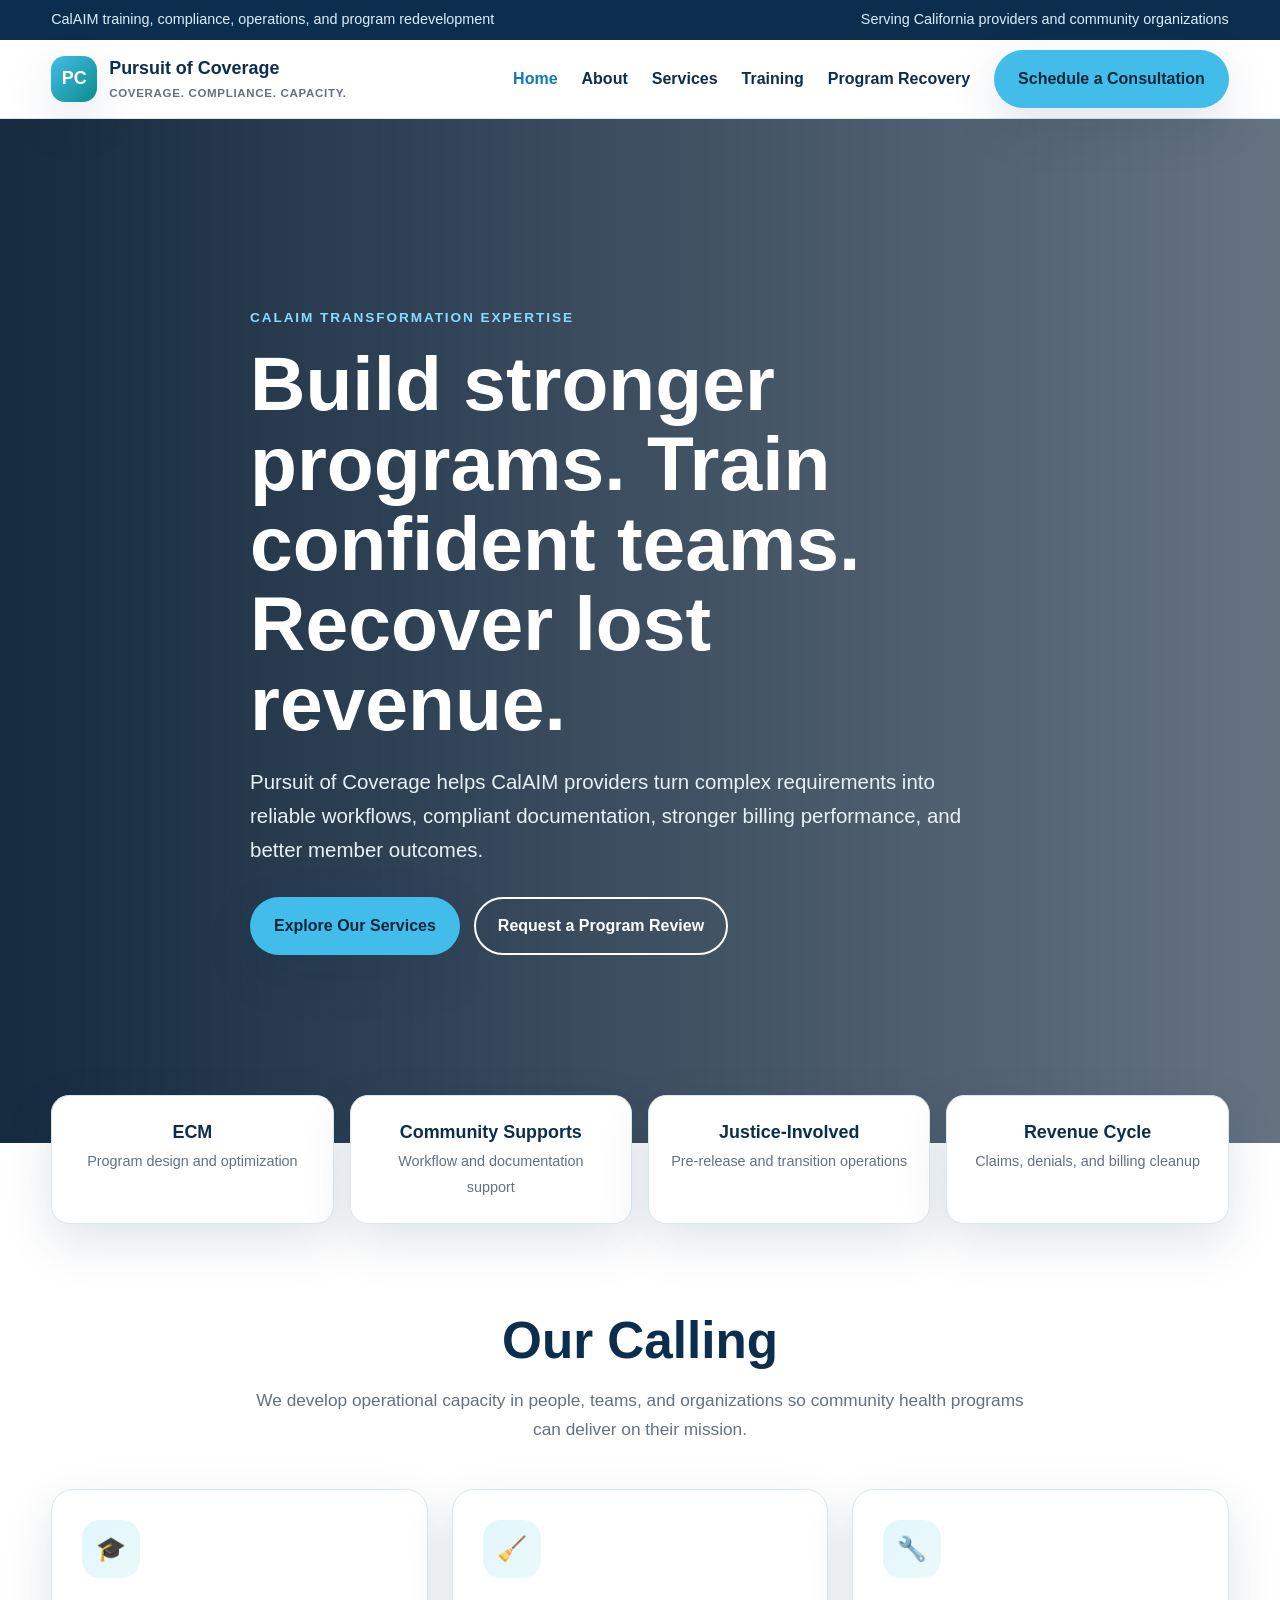
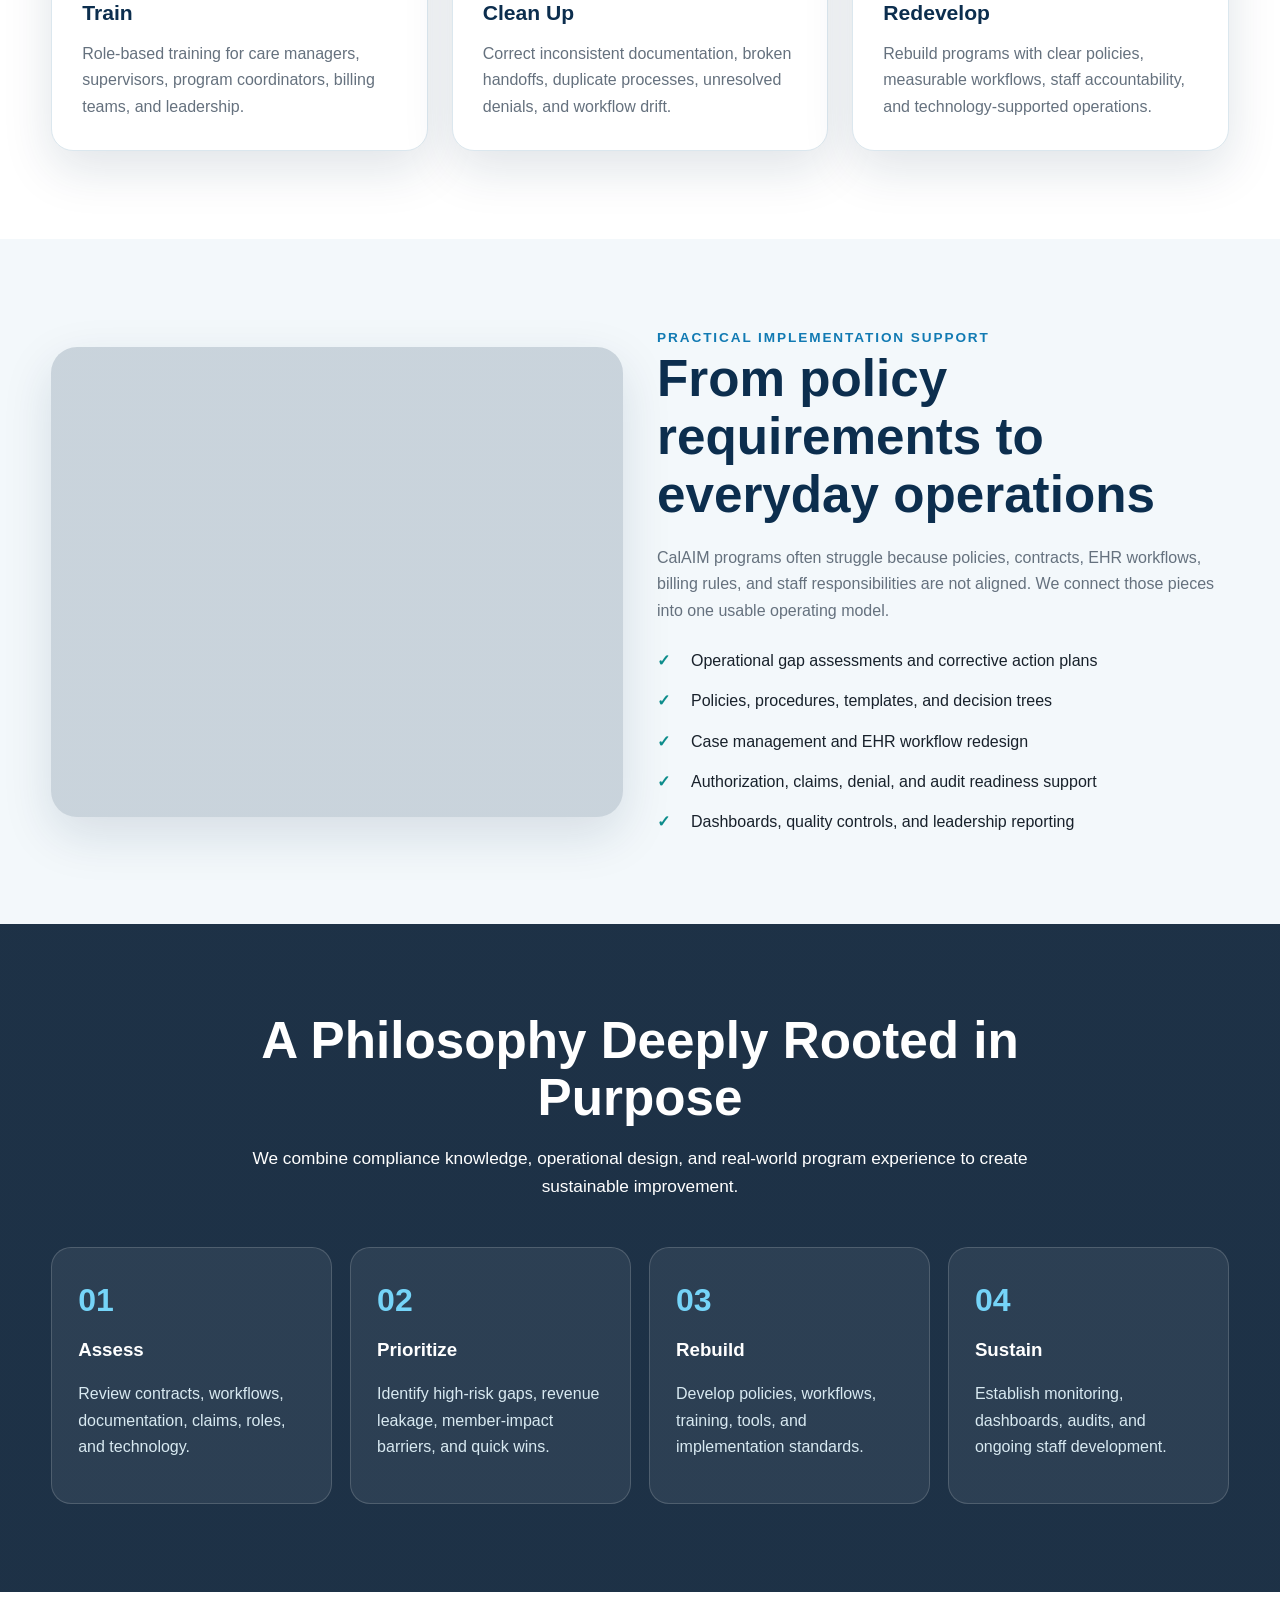
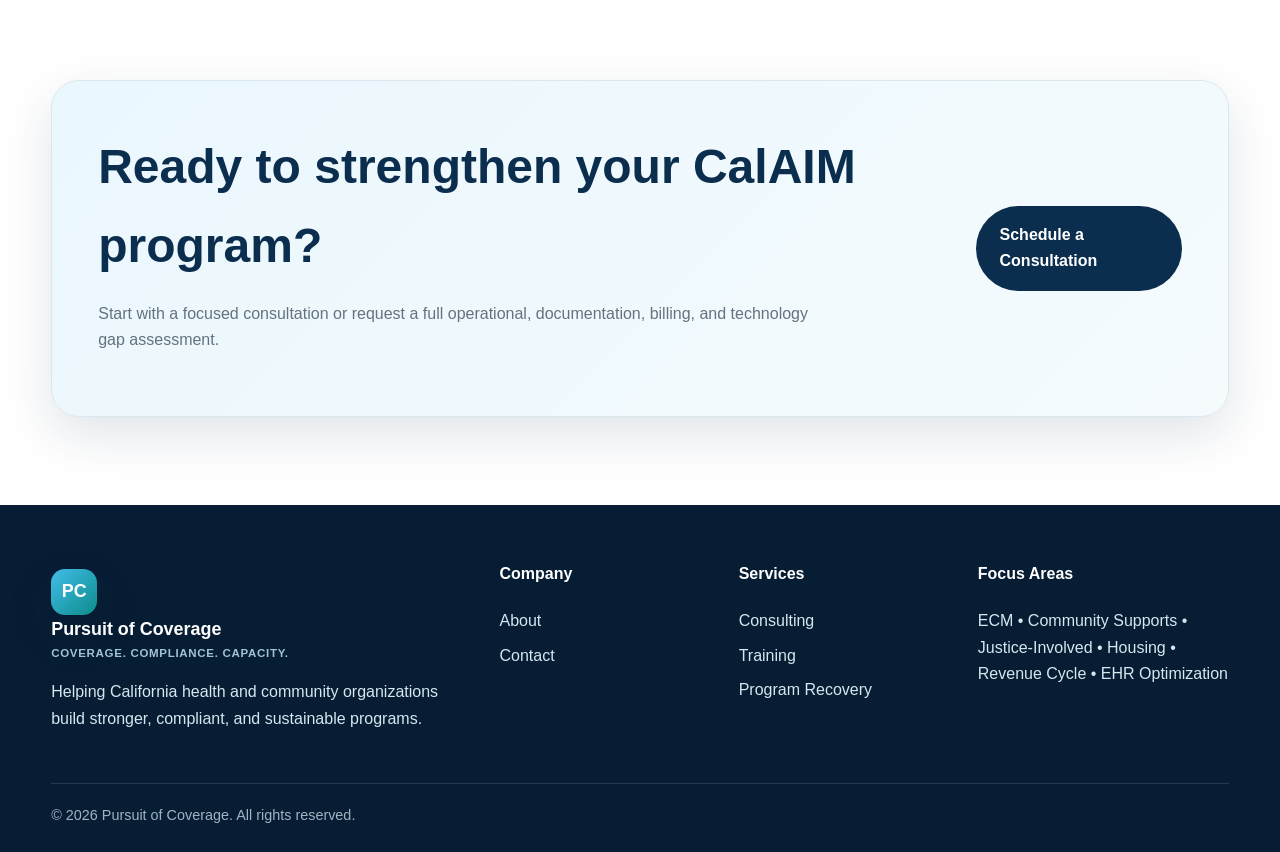
<file: index.html>
<!doctype html><html lang="en"><head><meta charset="utf-8"><meta name="viewport" content="width=device-width,initial-scale=1"><title>Pursuit of Coverage | CalAIM Training & Program Redevelopment</title><meta name="description" content="CalAIM training, program cleanup, workflow redesign, revenue cycle support, and implementation consulting for health plans and community-based organizations."><link rel="stylesheet" href="styles.css"></head><body>
<div class="topbar"><div class="container"><span>CalAIM training, compliance, operations, and program redevelopment</span><span>Serving California providers and community organizations</span></div></div>
<header class="site-header"><div class="container nav"><a class="brand" href="index.html"><span class="brand-mark">PC</span><span>Pursuit of Coverage<small>Coverage. Compliance. Capacity.</small></span></a><button class="menu-btn" aria-label="Menu">☰</button><nav class="nav-links"><a class="active" href="index.html">Home</a><a href="about.html">About</a><a href="services.html">Services</a><a href="training.html">Training</a><a href="recovery.html">Program Recovery</a><a class="btn btn-primary" href="contact.html">Schedule a Consultation</a></nav></div></header>
<main><section class="hero"><div class="container content"><div class="eyebrow">CalAIM Transformation Expertise</div><h1>Build stronger programs. Train confident teams. Recover lost revenue.</h1><p>Pursuit of Coverage helps CalAIM providers turn complex requirements into reliable workflows, compliant documentation, stronger billing performance, and better member outcomes.</p><div class="actions"><a class="btn btn-primary" href="services.html">Explore Our Services</a><a class="btn btn-outline" href="contact.html">Request a Program Review</a></div></div></section>
<div class="container trust-row"><div class="trust-card"><strong>ECM</strong><span>Program design and optimization</span></div><div class="trust-card"><strong>Community Supports</strong><span>Workflow and documentation support</span></div><div class="trust-card"><strong>Justice-Involved</strong><span>Pre-release and transition operations</span></div><div class="trust-card"><strong>Revenue Cycle</strong><span>Claims, denials, and billing cleanup</span></div></div>
<section><div class="container"><div class="section-head"><h2>Our Calling</h2><p>We develop operational capacity in people, teams, and organizations so community health programs can deliver on their mission.</p></div><div class="grid-3"><div class="card"><div class="icon">🎓</div><h3>Train</h3><p>Role-based training for care managers, supervisors, program coordinators, billing teams, and leadership.</p></div><div class="card"><div class="icon">🧹</div><h3>Clean Up</h3><p>Correct inconsistent documentation, broken handoffs, duplicate processes, unresolved denials, and workflow drift.</p></div><div class="card"><div class="icon">🔧</div><h3>Redevelop</h3><p>Rebuild programs with clear policies, measurable workflows, staff accountability, and technology-supported operations.</p></div></div></div></section>
<section class="soft"><div class="container grid-2"><div class="feature-image"></div><div class="copy"><div class="eyebrow" style="color:var(--blue)">Practical Implementation Support</div><h2>From policy requirements to everyday operations</h2><p>CalAIM programs often struggle because policies, contracts, EHR workflows, billing rules, and staff responsibilities are not aligned. We connect those pieces into one usable operating model.</p><ul class="checklist"><li>Operational gap assessments and corrective action plans</li><li>Policies, procedures, templates, and decision trees</li><li>Case management and EHR workflow redesign</li><li>Authorization, claims, denial, and audit readiness support</li><li>Dashboards, quality controls, and leadership reporting</li></ul></div></div></section>
<section class="band"><div class="container"><div class="section-head"><h2>A Philosophy Deeply Rooted in Purpose</h2><p>We combine compliance knowledge, operational design, and real-world program experience to create sustainable improvement.</p></div><div class="steps"><div class="step"><div class="num">01</div><h3>Assess</h3><p>Review contracts, workflows, documentation, claims, roles, and technology.</p></div><div class="step"><div class="num">02</div><h3>Prioritize</h3><p>Identify high-risk gaps, revenue leakage, member-impact barriers, and quick wins.</p></div><div class="step"><div class="num">03</div><h3>Rebuild</h3><p>Develop policies, workflows, training, tools, and implementation standards.</p></div><div class="step"><div class="num">04</div><h3>Sustain</h3><p>Establish monitoring, dashboards, audits, and ongoing staff development.</p></div></div></div></section>
<section><div class="container"><div class="cta"><div><h2>Ready to strengthen your CalAIM program?</h2><p>Start with a focused consultation or request a full operational, documentation, billing, and technology gap assessment.</p></div><a class="btn btn-dark" href="contact.html">Schedule a Consultation</a></div></div></section></main>
<footer class="site-footer"><div class="container"><div class="footer-grid"><div><a class="brand" href="index.html" style="color:#fff"><span class="brand-mark">PC</span><span>Pursuit of Coverage<small style="color:#9fc3d5">Coverage. Compliance. Capacity.</small></span></a><p>Helping California health and community organizations build stronger, compliant, and sustainable programs.</p></div><div><h4>Company</h4><a href="about.html">About</a><a href="contact.html">Contact</a></div><div><h4>Services</h4><a href="services.html">Consulting</a><a href="training.html">Training</a><a href="recovery.html">Program Recovery</a></div><div><h4>Focus Areas</h4><p>ECM • Community Supports • Justice-Involved • Housing • Revenue Cycle • EHR Optimization</p></div></div><div class="footer-bottom">© <span data-year></span> Pursuit of Coverage. All rights reserved.</div></div></footer><script src="script.js"></script></body></html>
</file>
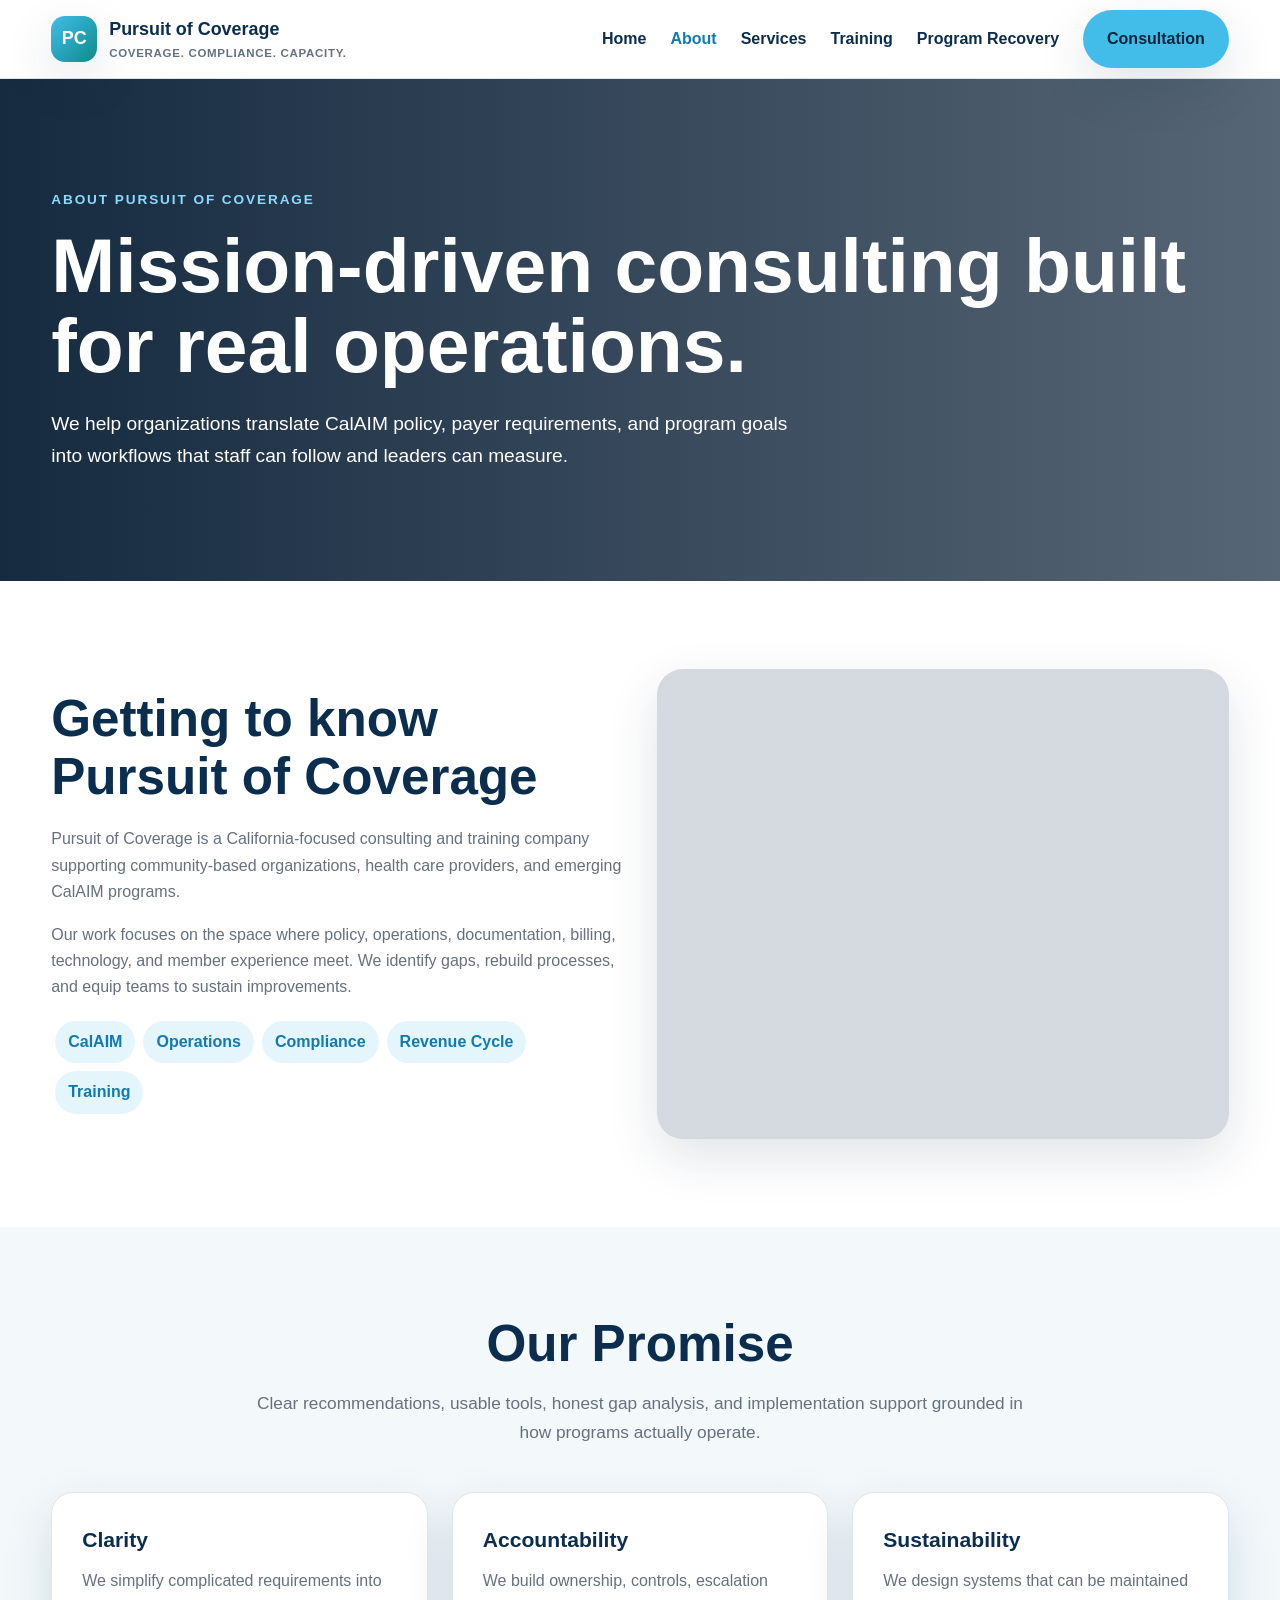
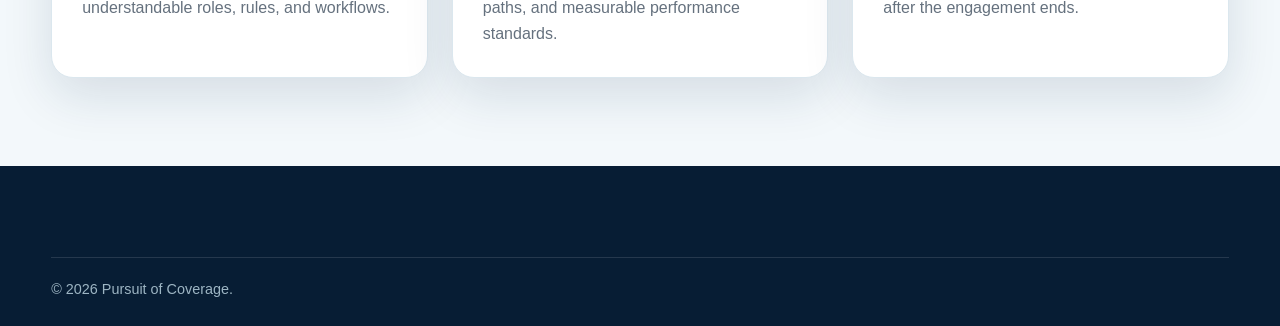
<file: about.html>
<!doctype html><html lang="en"><head><meta charset="utf-8"><meta name="viewport" content="width=device-width,initial-scale=1"><title>About | Pursuit of Coverage</title><link rel="stylesheet" href="styles.css"></head><body><header class="site-header"><div class="container nav"><a class="brand" href="index.html"><span class="brand-mark">PC</span><span>Pursuit of Coverage<small>Coverage. Compliance. Capacity.</small></span></a><button class="menu-btn">☰</button><nav class="nav-links"><a href="index.html">Home</a><a class="active" href="about.html">About</a><a href="services.html">Services</a><a href="training.html">Training</a><a href="recovery.html">Program Recovery</a><a class="btn btn-primary" href="contact.html">Consultation</a></nav></div></header><section class="page-hero"><div class="container"><div class="eyebrow">About Pursuit of Coverage</div><h1>Mission-driven consulting built for real operations.</h1><p>We help organizations translate CalAIM policy, payer requirements, and program goals into workflows that staff can follow and leaders can measure.</p></div></section><section><div class="container grid-2"><div class="copy"><h2>Getting to know Pursuit of Coverage</h2><p>Pursuit of Coverage is a California-focused consulting and training company supporting community-based organizations, health care providers, and emerging CalAIM programs.</p><p>Our work focuses on the space where policy, operations, documentation, billing, technology, and member experience meet. We identify gaps, rebuild processes, and equip teams to sustain improvements.</p><div><span class="pill">CalAIM</span><span class="pill">Operations</span><span class="pill">Compliance</span><span class="pill">Revenue Cycle</span><span class="pill">Training</span></div></div><div class="feature-image"></div></div></section><section class="soft"><div class="container"><div class="section-head"><h2>Our Promise</h2><p>Clear recommendations, usable tools, honest gap analysis, and implementation support grounded in how programs actually operate.</p></div><div class="grid-3"><div class="card"><h3>Clarity</h3><p>We simplify complicated requirements into understandable roles, rules, and workflows.</p></div><div class="card"><h3>Accountability</h3><p>We build ownership, controls, escalation paths, and measurable performance standards.</p></div><div class="card"><h3>Sustainability</h3><p>We design systems that can be maintained after the engagement ends.</p></div></div></div></section><footer class="site-footer"><div class="container"><div class="footer-bottom">© <span data-year></span> Pursuit of Coverage.</div></div></footer><script src="script.js"></script></body></html>
</file>
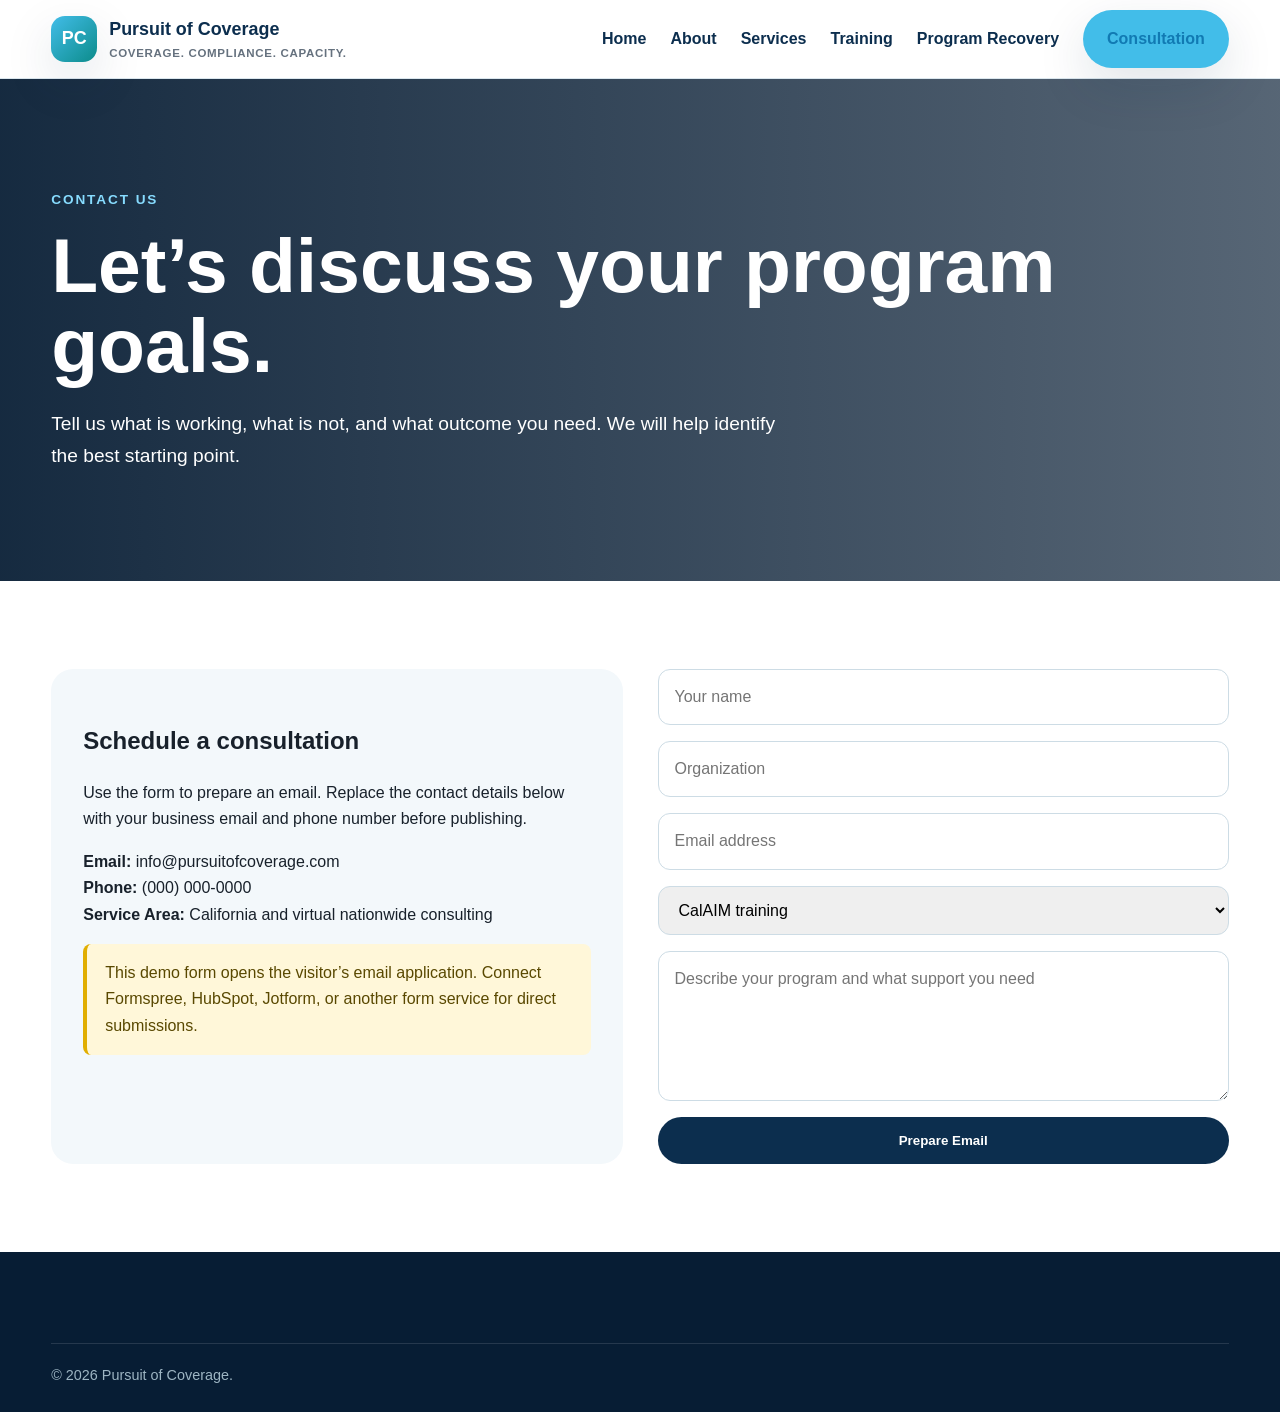
<file: contact.html>
<!doctype html><html lang="en"><head><meta charset="utf-8"><meta name="viewport" content="width=device-width,initial-scale=1"><title>Contact | Pursuit of Coverage</title><link rel="stylesheet" href="styles.css"></head><body><header class="site-header"><div class="container nav"><a class="brand" href="index.html"><span class="brand-mark">PC</span><span>Pursuit of Coverage<small>Coverage. Compliance. Capacity.</small></span></a><button class="menu-btn">☰</button><nav class="nav-links"><a href="index.html">Home</a><a href="about.html">About</a><a href="services.html">Services</a><a href="training.html">Training</a><a href="recovery.html">Program Recovery</a><a class="btn btn-primary active" href="contact.html">Consultation</a></nav></div></header><section class="page-hero"><div class="container"><div class="eyebrow">Contact Us</div><h1>Let’s discuss your program goals.</h1><p>Tell us what is working, what is not, and what outcome you need. We will help identify the best starting point.</p></div></section><section><div class="container contact-grid"><div class="contact-card"><h2>Schedule a consultation</h2><p>Use the form to prepare an email. Replace the contact details below with your business email and phone number before publishing.</p><p><strong>Email:</strong> info@pursuitofcoverage.com<br><strong>Phone:</strong> (000) 000-0000<br><strong>Service Area:</strong> California and virtual nationwide consulting</p><div class="notice">This demo form opens the visitor’s email application. Connect Formspree, HubSpot, Jotform, or another form service for direct submissions.</div></div><form class="contact-form" onsubmit="sendMail(event)"><input id="name" required placeholder="Your name"><input id="org" placeholder="Organization"><input id="email" type="email" required placeholder="Email address"><select id="service"><option>CalAIM training</option><option>Program cleanup</option><option>Program redevelopment</option><option>Revenue cycle and denials</option><option>EHR or CaseWorthy optimization</option><option>Other</option></select><textarea id="message" required placeholder="Describe your program and what support you need"></textarea><button class="btn btn-dark" type="submit">Prepare Email</button></form></div></section><footer class="site-footer"><div class="container"><div class="footer-bottom">© <span data-year></span> Pursuit of Coverage.</div></div></footer><script src="script.js"></script><script>function sendMail(e){e.preventDefault();const s=encodeURIComponent('Consultation request: '+document.getElementById('service').value);const b=encodeURIComponent('Name: '+name.value+'\nOrganization: '+org.value+'\nEmail: '+email.value+'\n\n'+message.value);location.href='mailto:info@pursuitofcoverage.com?subject='+s+'&body='+b}</script></body></html>
</file>
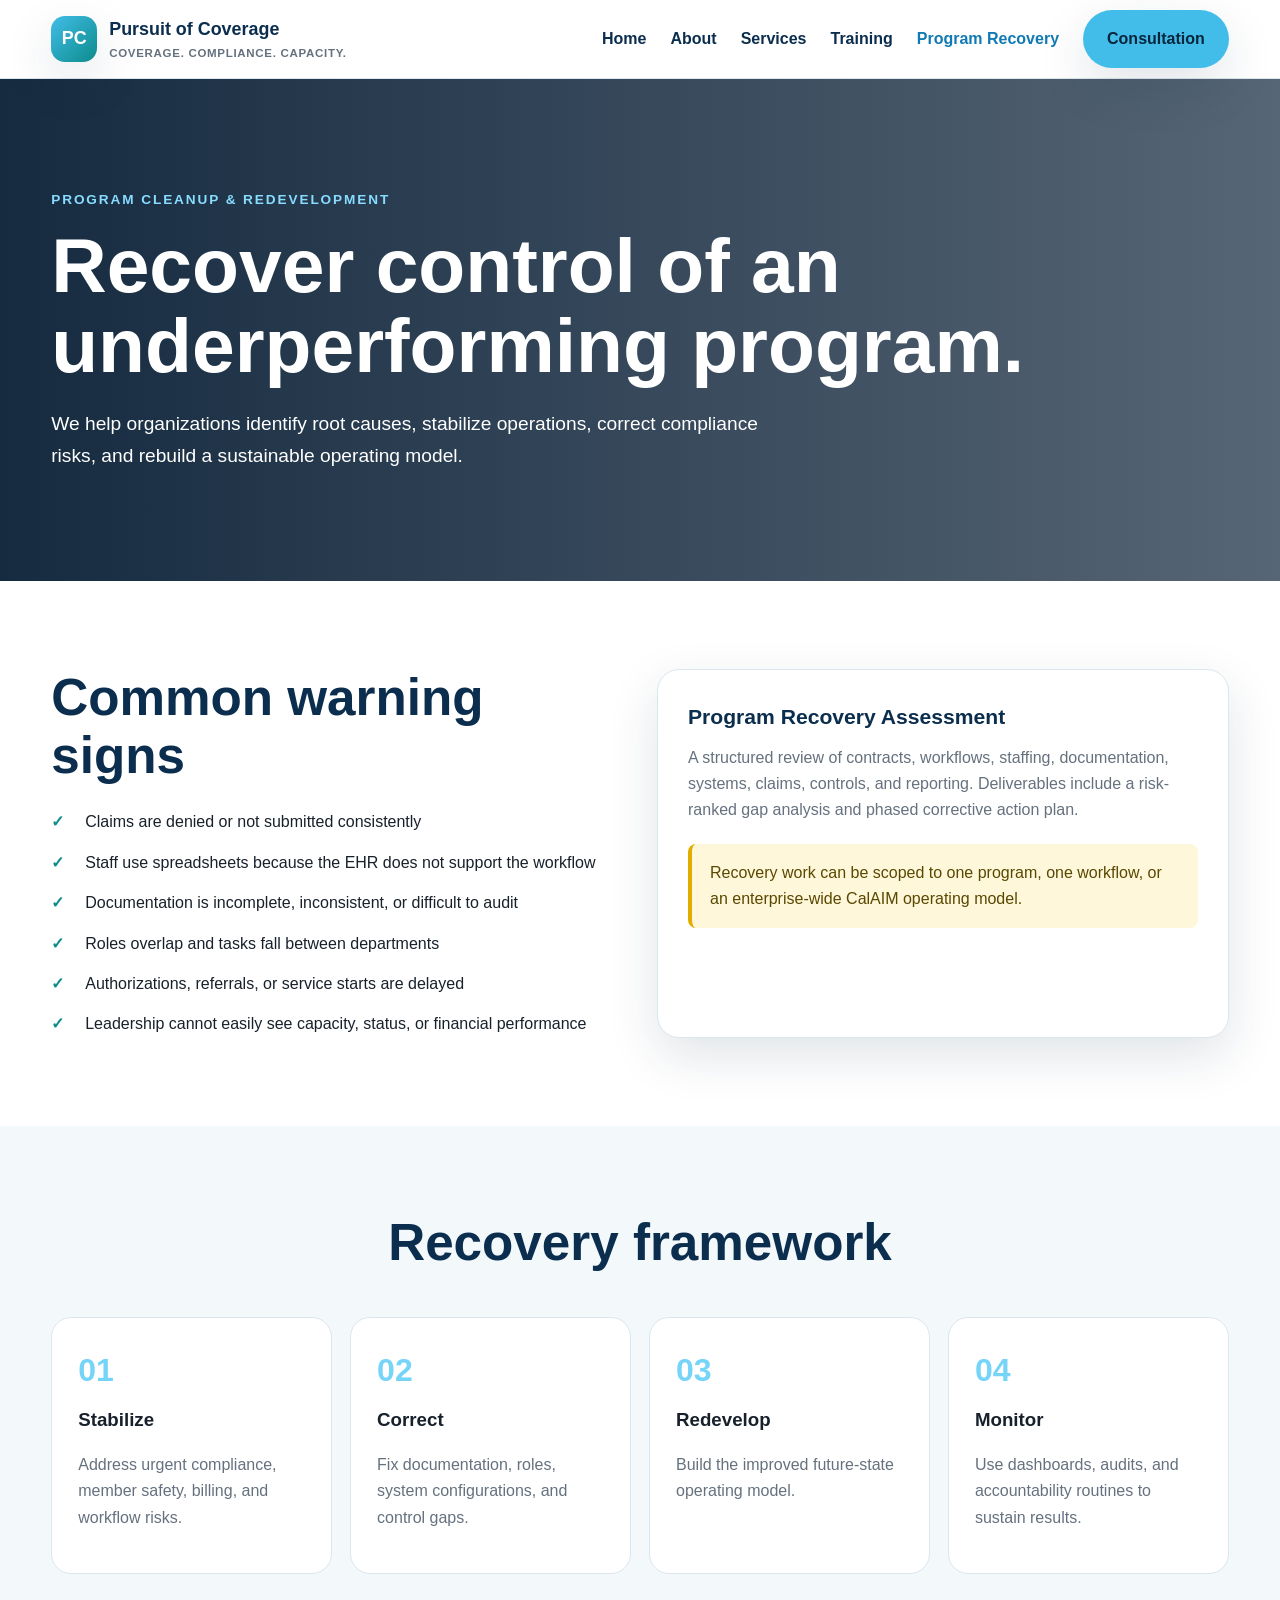
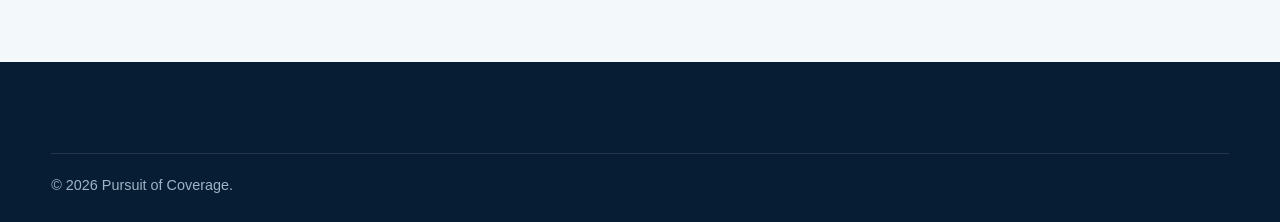
<file: recovery.html>
<!doctype html><html lang="en"><head><meta charset="utf-8"><meta name="viewport" content="width=device-width,initial-scale=1"><title>Program Recovery | Pursuit of Coverage</title><link rel="stylesheet" href="styles.css"></head><body><header class="site-header"><div class="container nav"><a class="brand" href="index.html"><span class="brand-mark">PC</span><span>Pursuit of Coverage<small>Coverage. Compliance. Capacity.</small></span></a><button class="menu-btn">☰</button><nav class="nav-links"><a href="index.html">Home</a><a href="about.html">About</a><a href="services.html">Services</a><a href="training.html">Training</a><a class="active" href="recovery.html">Program Recovery</a><a class="btn btn-primary" href="contact.html">Consultation</a></nav></div></header><section class="page-hero"><div class="container"><div class="eyebrow">Program Cleanup & Redevelopment</div><h1>Recover control of an underperforming program.</h1><p>We help organizations identify root causes, stabilize operations, correct compliance risks, and rebuild a sustainable operating model.</p></div></section><section><div class="container grid-2"><div class="copy"><h2>Common warning signs</h2><ul class="checklist"><li>Claims are denied or not submitted consistently</li><li>Staff use spreadsheets because the EHR does not support the workflow</li><li>Documentation is incomplete, inconsistent, or difficult to audit</li><li>Roles overlap and tasks fall between departments</li><li>Authorizations, referrals, or service starts are delayed</li><li>Leadership cannot easily see capacity, status, or financial performance</li></ul></div><div class="card"><h3>Program Recovery Assessment</h3><p>A structured review of contracts, workflows, staffing, documentation, systems, claims, controls, and reporting. Deliverables include a risk-ranked gap analysis and phased corrective action plan.</p><div class="notice" style="margin-top:20px">Recovery work can be scoped to one program, one workflow, or an enterprise-wide CalAIM operating model.</div></div></div></section><section class="soft"><div class="container"><div class="section-head"><h2>Recovery framework</h2></div><div class="steps"><div class="step" style="background:#fff;color:var(--ink);border:1px solid var(--line)"><div class="num">01</div><h3>Stabilize</h3><p style="color:var(--muted)">Address urgent compliance, member safety, billing, and workflow risks.</p></div><div class="step" style="background:#fff;color:var(--ink);border:1px solid var(--line)"><div class="num">02</div><h3>Correct</h3><p style="color:var(--muted)">Fix documentation, roles, system configurations, and control gaps.</p></div><div class="step" style="background:#fff;color:var(--ink);border:1px solid var(--line)"><div class="num">03</div><h3>Redevelop</h3><p style="color:var(--muted)">Build the improved future-state operating model.</p></div><div class="step" style="background:#fff;color:var(--ink);border:1px solid var(--line)"><div class="num">04</div><h3>Monitor</h3><p style="color:var(--muted)">Use dashboards, audits, and accountability routines to sustain results.</p></div></div></div></section><footer class="site-footer"><div class="container"><div class="footer-bottom">© <span data-year></span> Pursuit of Coverage.</div></div></footer><script src="script.js"></script></body></html>
</file>
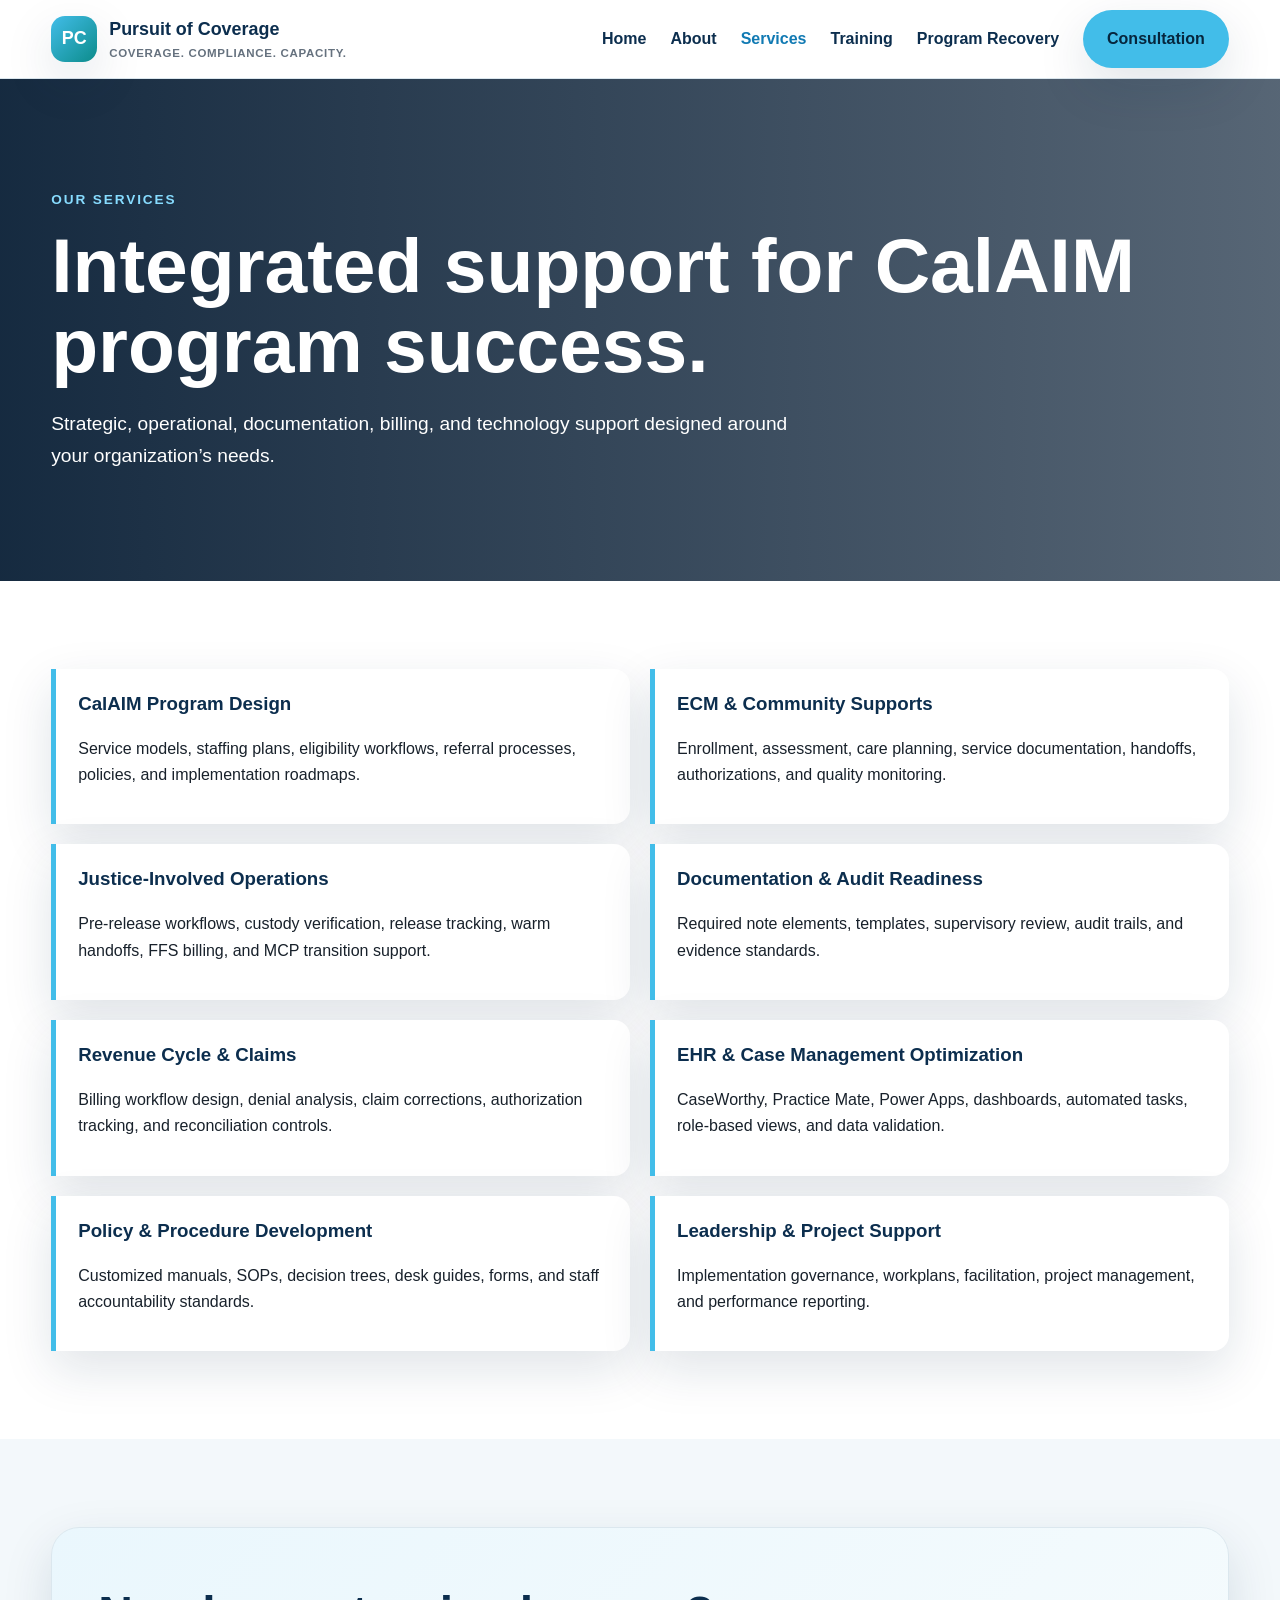
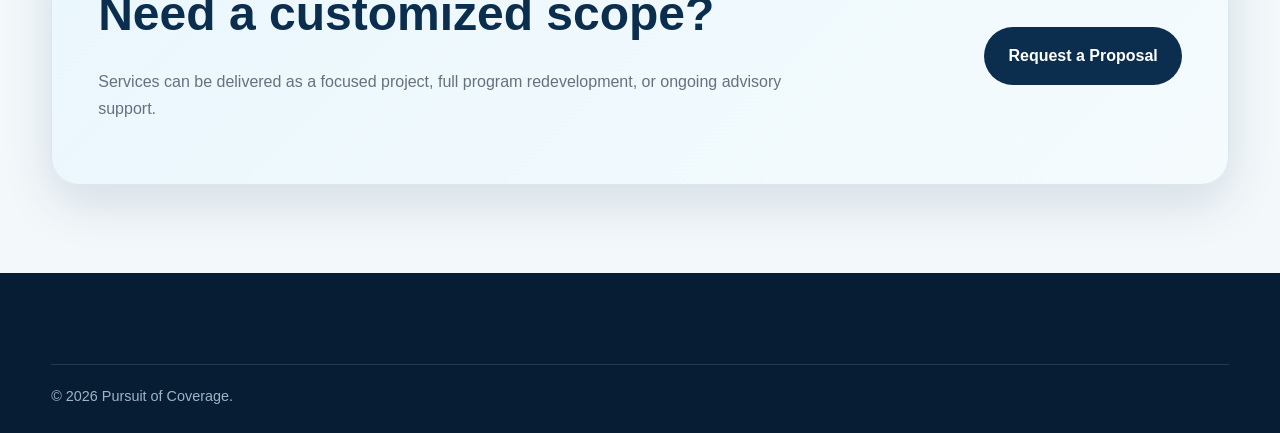
<file: services.html>
<!doctype html><html lang="en"><head><meta charset="utf-8"><meta name="viewport" content="width=device-width,initial-scale=1"><title>Services | Pursuit of Coverage</title><link rel="stylesheet" href="styles.css"></head><body><header class="site-header"><div class="container nav"><a class="brand" href="index.html"><span class="brand-mark">PC</span><span>Pursuit of Coverage<small>Coverage. Compliance. Capacity.</small></span></a><button class="menu-btn">☰</button><nav class="nav-links"><a href="index.html">Home</a><a href="about.html">About</a><a class="active" href="services.html">Services</a><a href="training.html">Training</a><a href="recovery.html">Program Recovery</a><a class="btn btn-primary" href="contact.html">Consultation</a></nav></div></header><section class="page-hero"><div class="container"><div class="eyebrow">Our Services</div><h1>Integrated support for CalAIM program success.</h1><p>Strategic, operational, documentation, billing, and technology support designed around your organization’s needs.</p></div></section><section><div class="container"><div class="service-list"><div class="service-item"><h3>CalAIM Program Design</h3><p>Service models, staffing plans, eligibility workflows, referral processes, policies, and implementation roadmaps.</p></div><div class="service-item"><h3>ECM & Community Supports</h3><p>Enrollment, assessment, care planning, service documentation, handoffs, authorizations, and quality monitoring.</p></div><div class="service-item"><h3>Justice-Involved Operations</h3><p>Pre-release workflows, custody verification, release tracking, warm handoffs, FFS billing, and MCP transition support.</p></div><div class="service-item"><h3>Documentation & Audit Readiness</h3><p>Required note elements, templates, supervisory review, audit trails, and evidence standards.</p></div><div class="service-item"><h3>Revenue Cycle & Claims</h3><p>Billing workflow design, denial analysis, claim corrections, authorization tracking, and reconciliation controls.</p></div><div class="service-item"><h3>EHR & Case Management Optimization</h3><p>CaseWorthy, Practice Mate, Power Apps, dashboards, automated tasks, role-based views, and data validation.</p></div><div class="service-item"><h3>Policy & Procedure Development</h3><p>Customized manuals, SOPs, decision trees, desk guides, forms, and staff accountability standards.</p></div><div class="service-item"><h3>Leadership & Project Support</h3><p>Implementation governance, workplans, facilitation, project management, and performance reporting.</p></div></div></div></section><section class="soft"><div class="container"><div class="cta"><div><h2>Need a customized scope?</h2><p>Services can be delivered as a focused project, full program redevelopment, or ongoing advisory support.</p></div><a class="btn btn-dark" href="contact.html">Request a Proposal</a></div></div></section><footer class="site-footer"><div class="container"><div class="footer-bottom">© <span data-year></span> Pursuit of Coverage.</div></div></footer><script src="script.js"></script></body></html>
</file>
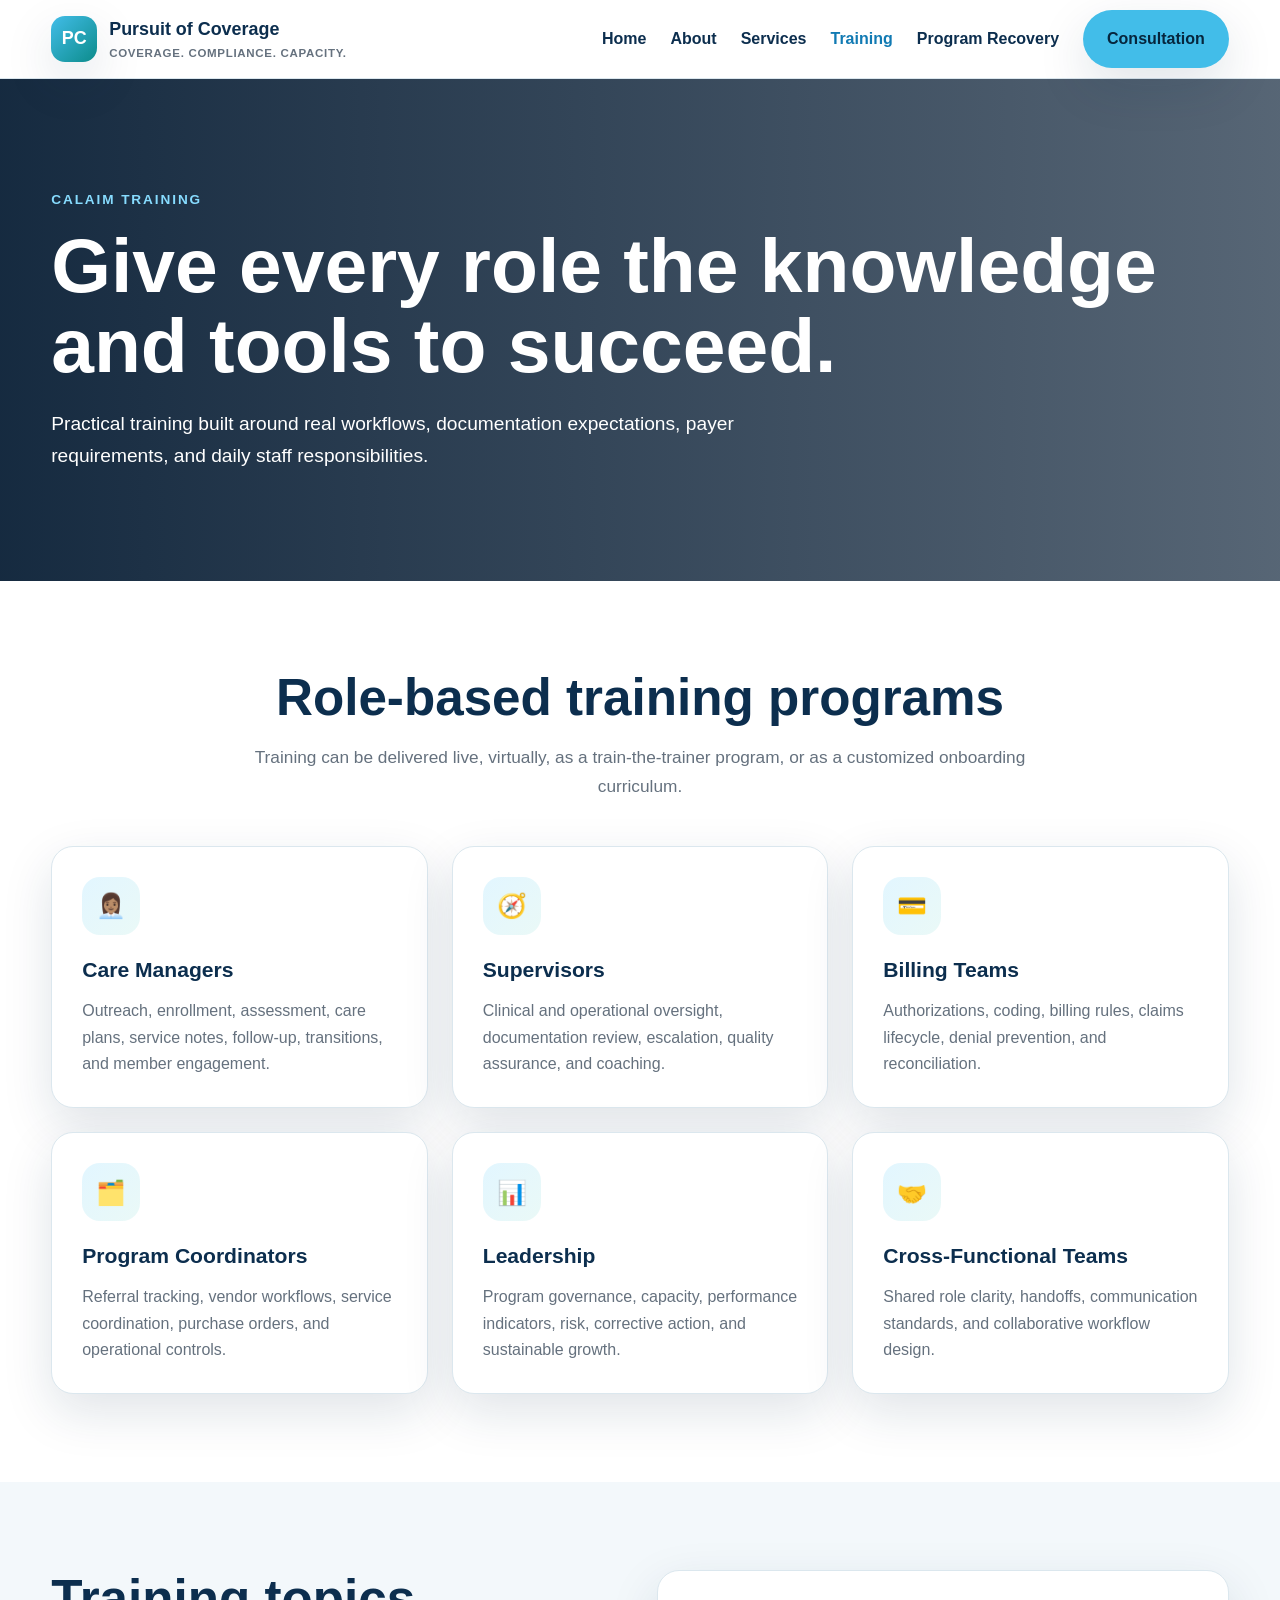
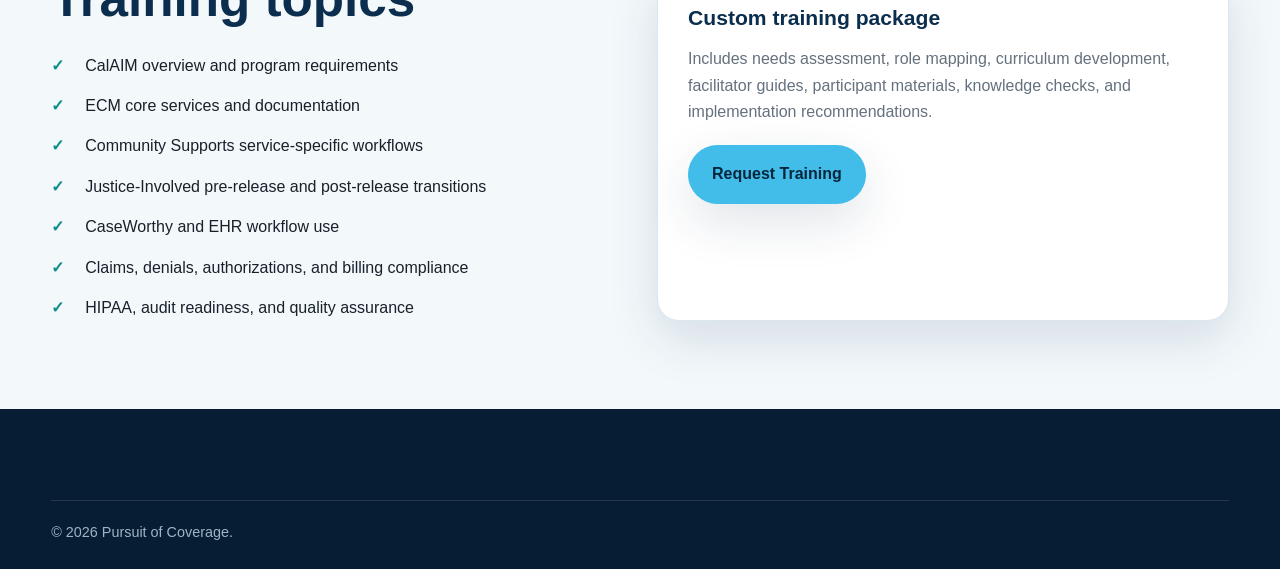
<file: training.html>
<!doctype html><html lang="en"><head><meta charset="utf-8"><meta name="viewport" content="width=device-width,initial-scale=1"><title>CalAIM Training | Pursuit of Coverage</title><link rel="stylesheet" href="styles.css"></head><body><header class="site-header"><div class="container nav"><a class="brand" href="index.html"><span class="brand-mark">PC</span><span>Pursuit of Coverage<small>Coverage. Compliance. Capacity.</small></span></a><button class="menu-btn">☰</button><nav class="nav-links"><a href="index.html">Home</a><a href="about.html">About</a><a href="services.html">Services</a><a class="active" href="training.html">Training</a><a href="recovery.html">Program Recovery</a><a class="btn btn-primary" href="contact.html">Consultation</a></nav></div></header><section class="page-hero"><div class="container"><div class="eyebrow">CalAIM Training</div><h1>Give every role the knowledge and tools to succeed.</h1><p>Practical training built around real workflows, documentation expectations, payer requirements, and daily staff responsibilities.</p></div></section><section><div class="container"><div class="section-head"><h2>Role-based training programs</h2><p>Training can be delivered live, virtually, as a train-the-trainer program, or as a customized onboarding curriculum.</p></div><div class="grid-3"><div class="card"><div class="icon">👩🏽‍💼</div><h3>Care Managers</h3><p>Outreach, enrollment, assessment, care plans, service notes, follow-up, transitions, and member engagement.</p></div><div class="card"><div class="icon">🧭</div><h3>Supervisors</h3><p>Clinical and operational oversight, documentation review, escalation, quality assurance, and coaching.</p></div><div class="card"><div class="icon">💳</div><h3>Billing Teams</h3><p>Authorizations, coding, billing rules, claims lifecycle, denial prevention, and reconciliation.</p></div><div class="card"><div class="icon">🗂️</div><h3>Program Coordinators</h3><p>Referral tracking, vendor workflows, service coordination, purchase orders, and operational controls.</p></div><div class="card"><div class="icon">📊</div><h3>Leadership</h3><p>Program governance, capacity, performance indicators, risk, corrective action, and sustainable growth.</p></div><div class="card"><div class="icon">🤝</div><h3>Cross-Functional Teams</h3><p>Shared role clarity, handoffs, communication standards, and collaborative workflow design.</p></div></div></div></section><section class="soft"><div class="container grid-2"><div class="copy"><h2>Training topics</h2><ul class="checklist"><li>CalAIM overview and program requirements</li><li>ECM core services and documentation</li><li>Community Supports service-specific workflows</li><li>Justice-Involved pre-release and post-release transitions</li><li>CaseWorthy and EHR workflow use</li><li>Claims, denials, authorizations, and billing compliance</li><li>HIPAA, audit readiness, and quality assurance</li></ul></div><div class="card"><h3>Custom training package</h3><p>Includes needs assessment, role mapping, curriculum development, facilitator guides, participant materials, knowledge checks, and implementation recommendations.</p><a class="btn btn-primary" href="contact.html" style="margin-top:20px">Request Training</a></div></div></section><footer class="site-footer"><div class="container"><div class="footer-bottom">© <span data-year></span> Pursuit of Coverage.</div></div></footer><script src="script.js"></script></body></html>
</file>
<file: styles.css>
:root{--navy:#0c2e4e;--blue:#117ab3;--sky:#42bde9;--teal:#0c8c8b;--ink:#18212b;--muted:#65717e;--soft:#f3f8fb;--white:#fff;--line:#dbe7ee;--shadow:0 18px 50px rgba(12,46,78,.13);--radius:22px;--max:1180px}*{box-sizing:border-box}html{scroll-behavior:smooth}body{margin:0;font-family:Inter,Arial,Helvetica,sans-serif;color:var(--ink);line-height:1.65;background:#fff}a{text-decoration:none;color:inherit}img{max-width:100%;display:block}.container{width:min(92%,var(--max));margin:auto}.topbar{background:var(--navy);color:#dbeef8;font-size:.9rem}.topbar .container{display:flex;justify-content:space-between;gap:18px;padding:8px 0;flex-wrap:wrap}.site-header{position:sticky;top:0;z-index:20;background:rgba(255,255,255,.96);backdrop-filter:blur(12px);border-bottom:1px solid var(--line)}.nav{min-height:78px;display:flex;align-items:center;justify-content:space-between;gap:28px}.brand{display:flex;align-items:center;gap:12px;font-weight:800;color:var(--navy);font-size:1.12rem}.brand-mark{width:46px;height:46px;border-radius:14px;background:linear-gradient(135deg,var(--sky),var(--teal));display:grid;place-items:center;color:#fff;font-weight:900;box-shadow:var(--shadow)}.brand small{display:block;color:var(--muted);font-size:.72rem;font-weight:600;letter-spacing:.06em;text-transform:uppercase}.nav-links{display:flex;align-items:center;gap:24px;font-weight:700;color:var(--navy)}.nav-links a:hover,.nav-links a.active{color:var(--blue)}.menu-btn{display:none;border:0;background:none;font-size:1.7rem;color:var(--navy)}.btn{display:inline-flex;align-items:center;justify-content:center;gap:8px;padding:14px 22px;border-radius:999px;font-weight:800;border:2px solid transparent;transition:.2s ease}.btn-primary{background:var(--sky);color:#06263d;box-shadow:var(--shadow)}.btn-primary:hover{transform:translateY(-2px);background:#67caf0}.btn-dark{background:var(--navy);color:#fff}.btn-outline{border-color:#fff;color:#fff}.hero{min-height:82vh;color:#fff;display:flex;align-items:center;background:linear-gradient(90deg,rgba(7,29,52,.94),rgba(7,29,52,.62)),url('https://images.unsplash.com/photo-1551836022-d5d88e9218df?auto=format&fit=crop&w=1800&q=85') center/cover no-repeat}.hero .content{max-width:780px;padding:100px 0}.eyebrow{text-transform:uppercase;letter-spacing:.14em;font-size:.85rem;font-weight:900;color:#87dcff}.hero h1,.page-hero h1{font-size:clamp(2.6rem,6vw,5.2rem);line-height:1.04;margin:15px 0 22px}.hero p{font-size:clamp(1.05rem,2vw,1.28rem);color:#e7f1f6;max-width:720px}.actions{display:flex;gap:14px;flex-wrap:wrap;margin-top:30px}.trust-row{display:grid;grid-template-columns:repeat(4,1fr);gap:16px;margin-top:-48px;position:relative;z-index:2}.trust-card{background:#fff;border:1px solid var(--line);border-radius:18px;padding:22px;text-align:center;box-shadow:var(--shadow)}.trust-card strong{display:block;color:var(--navy);font-size:1.12rem}.trust-card span{font-size:.9rem;color:var(--muted)}section{padding:88px 0}.section-head{max-width:800px;margin:0 auto 46px;text-align:center}.section-head h2{font-size:clamp(2rem,4vw,3.4rem);line-height:1.12;color:var(--navy);margin:0 0 16px}.section-head p{color:var(--muted);font-size:1.08rem}.grid-3{display:grid;grid-template-columns:repeat(3,1fr);gap:24px}.grid-2{display:grid;grid-template-columns:repeat(2,1fr);gap:34px;align-items:center}.card{background:#fff;border:1px solid var(--line);border-radius:var(--radius);padding:30px;box-shadow:var(--shadow);height:100%}.icon{width:58px;height:58px;border-radius:18px;display:grid;place-items:center;background:linear-gradient(135deg,#e2f6ff,#eaf9f7);font-size:1.5rem;margin-bottom:18px}.card h3{color:var(--navy);margin:0 0 10px;font-size:1.32rem}.card p{color:var(--muted);margin:0}.soft{background:var(--soft)}.feature-image{min-height:470px;border-radius:26px;background:linear-gradient(rgba(12,46,78,.18),rgba(12,46,78,.18)),url('https://images.unsplash.com/photo-1556761175-b413da4baf72?auto=format&fit=crop&w=1400&q=85') center/cover no-repeat;box-shadow:var(--shadow)}.copy h2{font-size:clamp(2rem,4vw,3.2rem);line-height:1.14;color:var(--navy);margin:0 0 20px}.copy p{color:var(--muted)}.checklist{list-style:none;padding:0;margin:24px 0 0;display:grid;gap:14px}.checklist li{position:relative;padding-left:34px}.checklist li:before{content:'✓';position:absolute;left:0;top:0;color:var(--teal);font-weight:900}.band{background:linear-gradient(rgba(7,29,52,.91),rgba(7,29,52,.91)),url('https://images.unsplash.com/photo-1517048676732-d65bc937f952?auto=format&fit=crop&w=1800&q=85') center/cover;color:#fff}.band .section-head h2,.band .section-head p{color:#fff}.steps{display:grid;grid-template-columns:repeat(4,1fr);gap:18px}.step{padding:26px;border:1px solid rgba(255,255,255,.16);background:rgba(255,255,255,.07);border-radius:20px}.step .num{font-size:2rem;font-weight:900;color:#75d4f8}.step h3{margin:8px 0}.step p{color:#d8e9f1}.cta{background:linear-gradient(135deg,#eaf7fd,#f5fbfd);border:1px solid var(--line);border-radius:28px;padding:46px;display:flex;align-items:center;justify-content:space-between;gap:34px;box-shadow:var(--shadow)}.cta h2{color:var(--navy);font-size:clamp(2rem,4vw,3rem);margin:0 0 12px}.cta p{color:var(--muted);max-width:720px}.site-footer{background:#071d34;color:#d5e7ef;padding:56px 0 24px}.footer-grid{display:grid;grid-template-columns:2fr 1fr 1fr 1.2fr;gap:30px}.site-footer h4{color:#fff;margin-top:0}.site-footer a{display:block;margin:8px 0;color:#d5e7ef}.footer-bottom{border-top:1px solid rgba(255,255,255,.12);margin-top:35px;padding-top:20px;font-size:.9rem;color:#9db5c3}.page-hero{padding:110px 0 90px;color:#fff;background:linear-gradient(90deg,rgba(7,29,52,.94),rgba(7,29,52,.68)),url('https://images.unsplash.com/photo-1521737711867-e3b97375f902?auto=format&fit=crop&w=1800&q=85') center/cover}.page-hero p{font-size:1.2rem;max-width:750px}.service-list{display:grid;grid-template-columns:repeat(2,1fr);gap:20px}.service-item{border-left:5px solid var(--sky);padding:20px 22px;background:#fff;border-radius:0 16px 16px 0;box-shadow:var(--shadow)}.service-item h3{margin:0;color:var(--navy)}.contact-grid{display:grid;grid-template-columns:1fr 1fr;gap:35px}.contact-card{background:var(--soft);padding:32px;border-radius:22px}.contact-form{display:grid;gap:16px}.contact-form input,.contact-form textarea,.contact-form select{width:100%;padding:14px 16px;border:1px solid #cddce5;border-radius:12px;font:inherit}.contact-form textarea{min-height:150px}.pill{display:inline-block;background:#e4f6fc;color:var(--blue);font-weight:800;border-radius:999px;padding:8px 13px;margin:4px}.notice{padding:16px 18px;background:#fff7d9;border-left:4px solid #e1ae00;border-radius:8px;color:#594800}@media(max-width:900px){.nav-links{display:none;position:absolute;top:78px;left:4%;right:4%;background:#fff;flex-direction:column;align-items:flex-start;padding:24px;border:1px solid var(--line);border-radius:18px;box-shadow:var(--shadow)}.nav-links.open{display:flex}.menu-btn{display:block}.trust-row,.grid-3,.steps,.footer-grid{grid-template-columns:1fr 1fr}.grid-2,.contact-grid,.service-list{grid-template-columns:1fr}.cta{flex-direction:column;align-items:flex-start}}@media(max-width:600px){.trust-row,.grid-3,.steps,.footer-grid{grid-template-columns:1fr}.topbar .container{justify-content:center}.hero{min-height:auto}.hero .content{padding:80px 0}.trust-row{margin-top:20px}.cta{padding:30px}section{padding:68px 0}}
</file>
